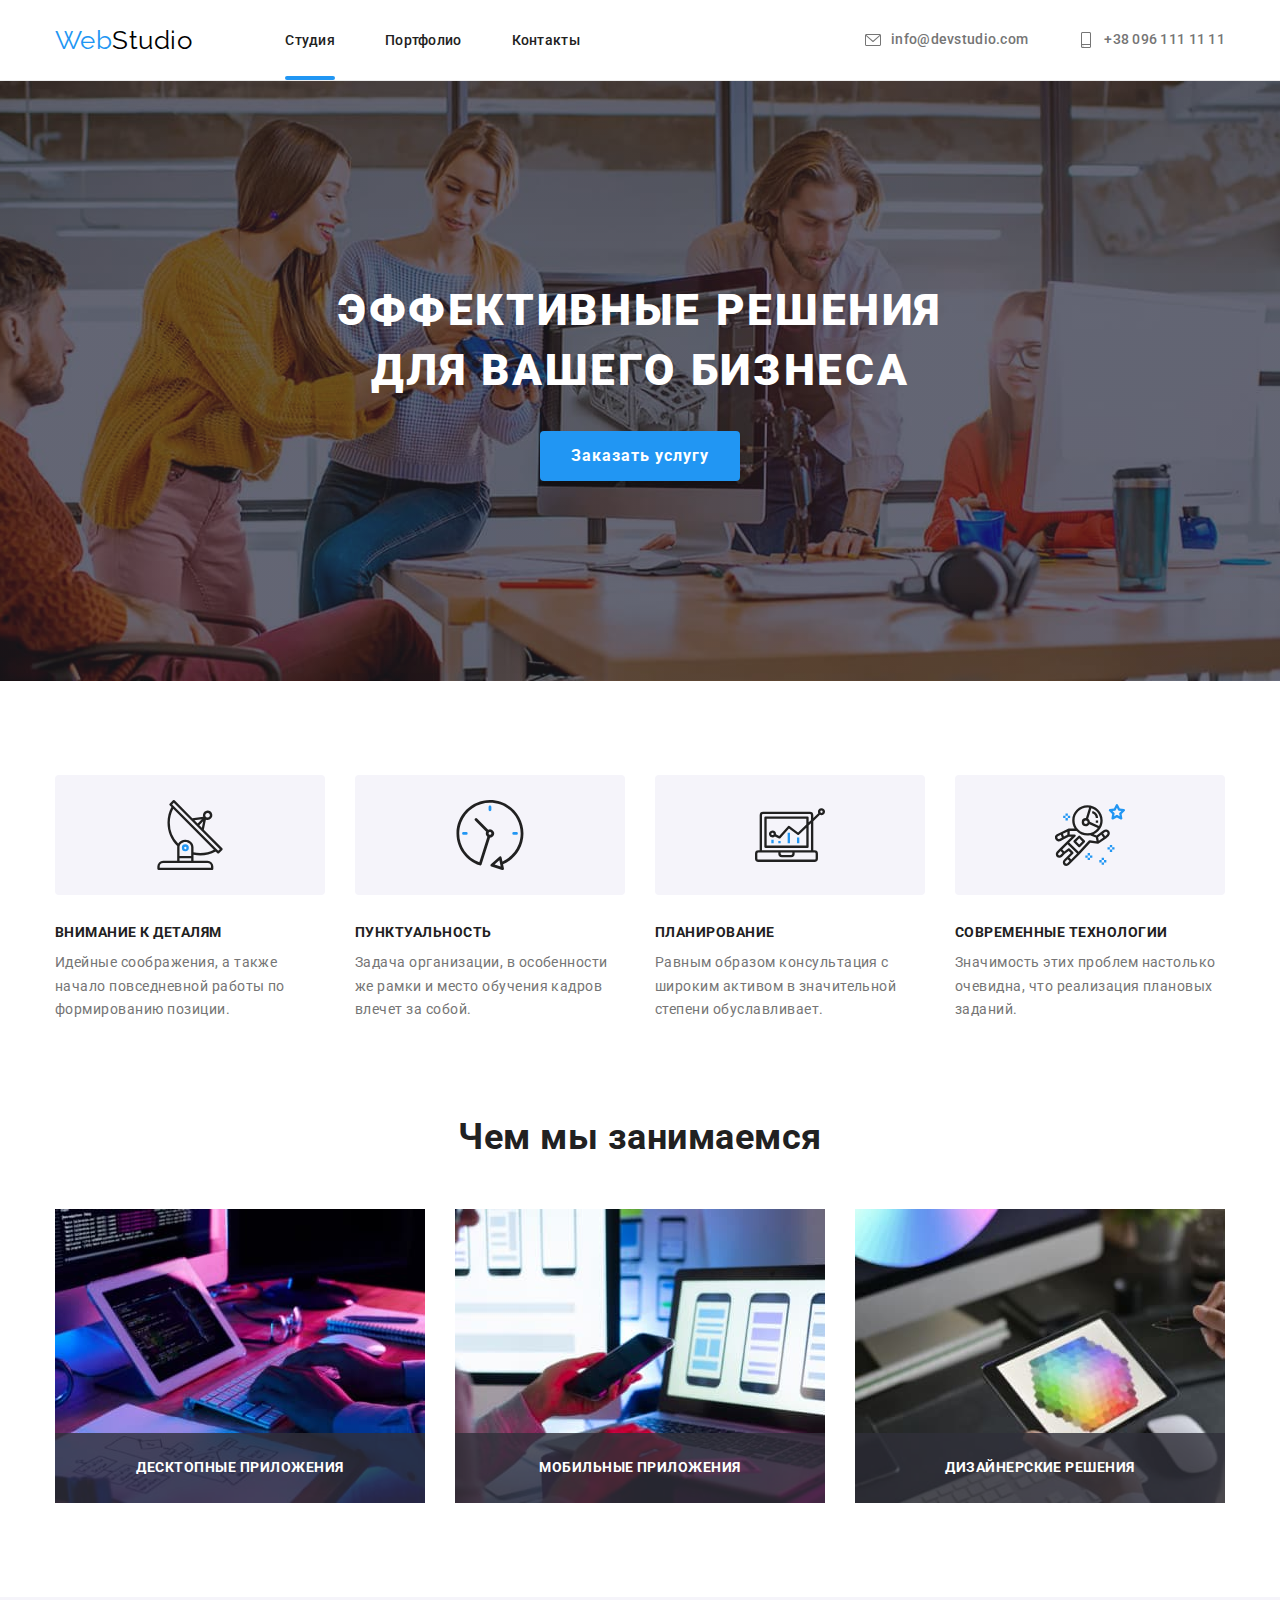
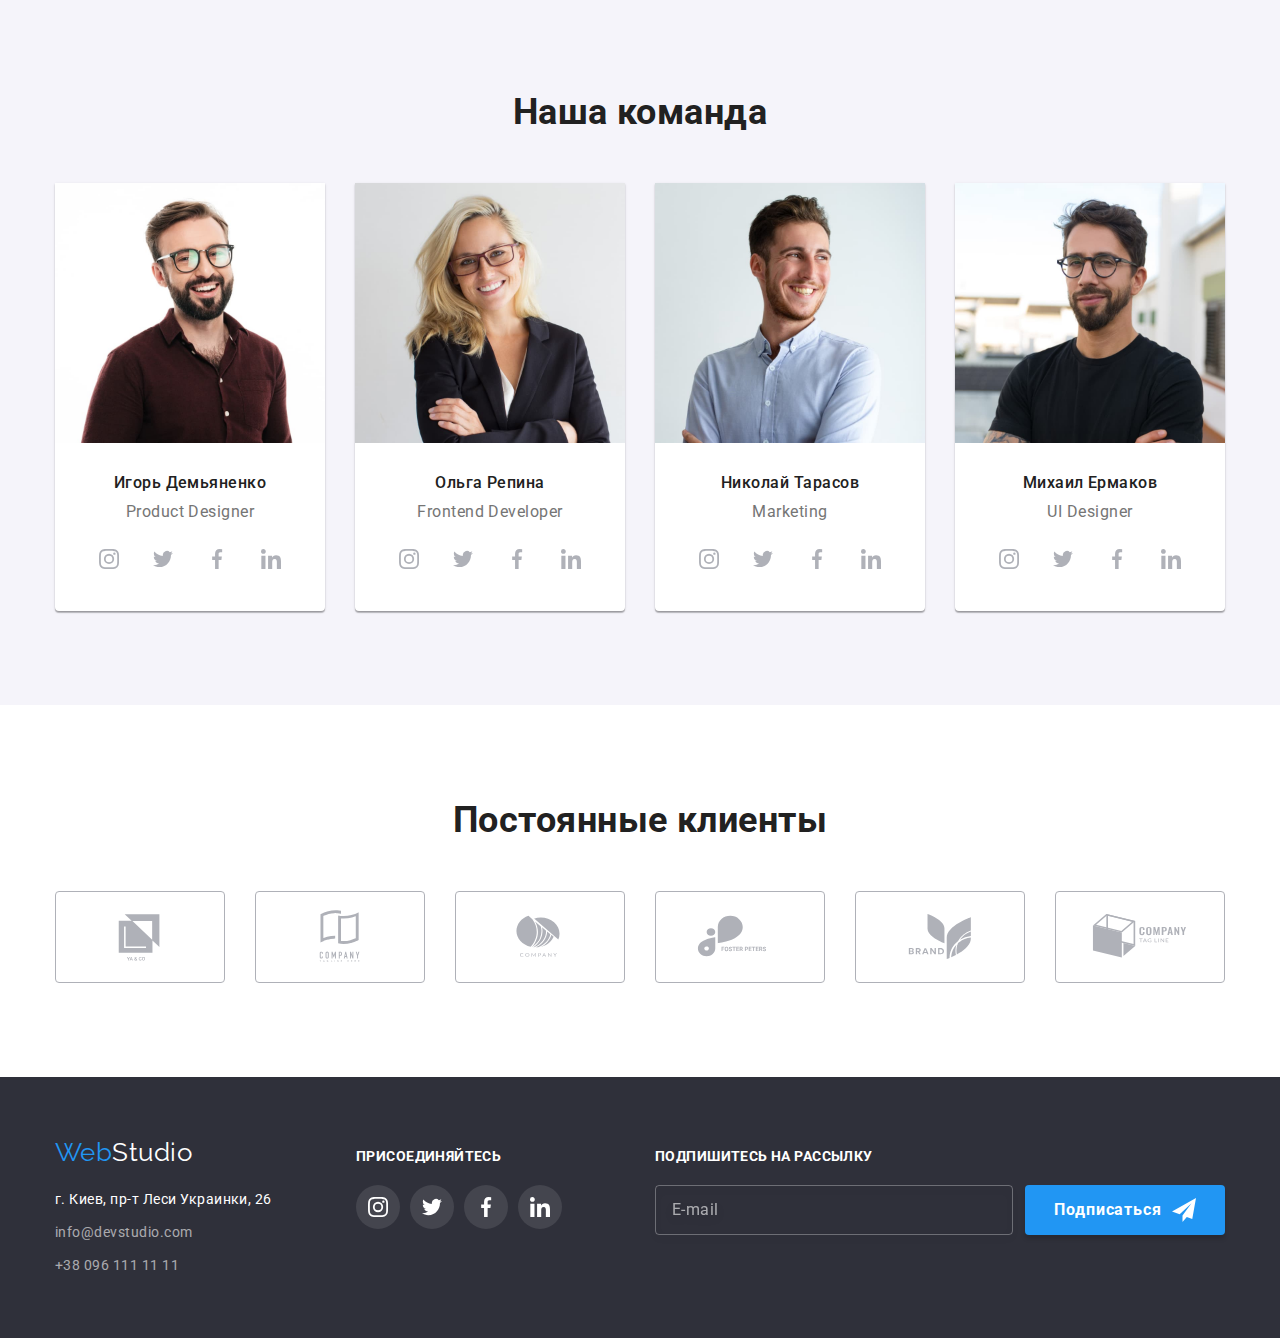
<file: index.html>
<!DOCTYPE html>
<html lang="ru">

<head>
    <meta charset="UTF-8">
    <meta http-equiv="X-UA-Compatible" content="IE=edge">
    <meta name="viewport" content="width=device-width, initial-scale=1.0">
    <title lang="en">Studio</title>
    <link
        href="https://fonts.googleapis.com/css2?family=Raleway:wght@700&family=Roboto:wght@400;500;700;900&display=swap"
        rel="stylesheet">
    <link rel="stylesheet"
        href="https://cdnjs.cloudflare.com/ajax/libs/modern-normalize/1.1.0/modern-normalize.min.css">
    <link rel="stylesheet" href="./css/main.min.css">
</head>

<body>
    <!--Шапка сайта-->
    <header class="header">
        <div class="container nav">
            <nav class="nav">
                <a lang="en" href="./index.html" class="logo link">Web<span
                        class="logo__text--color-dark">Studio</span></a>
                <ul class="site-nav lists">
                    <li class="site-nav__item"><a href="./index.html" class="site-nav__link link current">Студия</a>
                    </li>
                    <li class="site-nav__item"><a href="./portfolio.html" class="site-nav__link link">Портфолио</a></li>
                    <li class="site-nav__item"><a href="" class="site-nav__link link">Контакты</a></li>
                </ul>
            </nav>
            <ul class="auth-nav lists">
                <li class="auth-nav__item"><a href="mailto:info@devstudio.com" lang="en"
                        class="auth-nav__link link"><svg class="auth-nav__icon" width="16px" height="16px">
                            <use href="./images/icons.svg#icon-mail"></use>
                        </svg>info@devstudio.com</a></li>
                <li class="auth-nav__item"><a href="tel:+380961111111" class="auth-nav__link link"><svg
                            class="auth-nav__icon" width="16px" height="16px">
                            <use href="./images/icons.svg#icon-smartphone"></use>
                        </svg>+38 096 111 11 11</a></li>
            </ul>
        </div>
    </header>
    <!--Основная страница-->
    <main>
        <!--Герой-->
        <section class="hero">
            <div class="hero-overlay">
                <h1 class="hero-title">Эффективные решения для вашего бизнеса</h1>
                <button type="button" class="btn" data-modal-open>Заказать услугу</button>
            </div>
        </section>
        <!--Особенности-->
        <section class="section features">
            <div class="container">
                <ul class="features-list lists">
                    <li class="features-list__item">
                        <div class="features-list__icon"><svg width="70px" height="70px">
                                <use href="./images/icons.svg#icon-antenna"></use>
                            </svg></div>
                        <h3 class="features-list__title">Внимание к деталям</h3>
                        <p class="features-list__text">Идейные соображения, а также начало повседневной работы по
                            формированию
                            позиции.</p>
                    </li>
                    <li class="features-list__item">
                        <div class="features-list__icon"><svg width="70px" height="70px">
                                <use href="./images/icons.svg#icon-clock"></use>
                            </svg></div>
                        <h3 class="features-list__title">Пунктуальность</h3>
                        <p class="features-list__text">Задача организации, в особенности же рамки и место обучения
                            кадров
                            влечет
                            за собой.</p>
                    </li>
                    <li class="features-list__item">
                        <div class="features-list__icon"><svg width="70px" height="70px">
                                <use href="./images/icons.svg#icon-diagram"></use>
                            </svg></div>
                        <h3 class="features-list__title">Планирование</h3>
                        <p class="features-list__text">Равным образом консультация с широким активом в значительной
                            степени
                            обуславливает.</p>
                    </li>
                    <li class="features-list__item">
                        <div class="features-list__icon"><svg width="70px" height="70px">
                                <use href="./images/icons.svg#icon-astronaut"></use>
                            </svg></div>
                        <h3 class="features-list__title">Современные технологии</h3>
                        <p class="features-list__text">Значимость этих проблем настолько очевидна, что реализация
                            плановых
                            заданий.</p>
                    </li>
                </ul>
            </div>
        </section>
        <!--Чем мы занимаемся-->
        <section class="section">
            <div class="container">
                <h2 class="title">Чем мы занимаемся</h2>
                <ul class="about-list lists">
                    <li class="about-list__item">
                        <img src="./images/box1.jpg" alt="разработка приложений" width="370">
                        <p class="about-list__overlay">Десктопные приложения</p>
                    </li>
                    <li class="about-list__item">
                        <img src="./images/box2.jpg" alt="разработка макета сайта" width="370">
                        <p class="about-list__overlay">Мобильные приложения</p>
                    </li>
                    <li class="about-list__item">
                        <img src="./images/box3.jpg" alt="выбор оттенка из палитры цветов " width="370">
                        <p class="about-list__overlay">Дизайнерские решения</p>
                    </li>
                </ul>
            </div>
        </section>
        <!--Наша команда-->
        <section class="section section--second-color">
            <div class="container">
                <h2 class="title">Наша команда</h2>
                <ul class="team-list lists">
                    <li class="team-list__item">
                        <img src="./images/ihor.jpg" alt="мужчина с бородой в красной рубашке" width="270" height="260">
                        <div class="team-list__card">
                            <h3 class="team-list__title">Игорь Демьяненко</h3>
                            <p lang="en" class="team-list__text">Product Designer</p>
                            <ul class="social-list lists">
                                <li class="social-list__item">
                                    <a href="/" class="social-list__link"><svg class="social-list__icon" width="20"
                                            height="20">
                                            <use href="./images/icons.svg#icon-team_instagram"></use>
                                        </svg></a>
                                </li>
                                <li class="social-list__item"><a href="/" class="social-list__link"><svg
                                            class="social-list__icon" width="20" height="20">
                                            <use href="./images/icons.svg#icon-team_twitter"></use>
                                        </svg></a></li>
                                <li class="social-list__item"><a href="/" class="social-list__link"><svg
                                            class="social-list__icon" width="20" height="20">
                                            <use href="./images/icons.svg#icon-team_facebook"></use>
                                        </svg></a></li>
                                <li class="social-list__item"><a href="/" class="social-list__link"><svg
                                            class="social-list__icon" width="20" height="20">
                                            <use href="./images/icons.svg#icon-team_linkedin"></use>
                                        </svg></a></li>
                            </ul>
                        </div>
                    </li>
                    <li class="team-list__item">
                        <img src="./images/olga.jpg" alt="девушка в черном пиджаке" width="270" height="260">
                        <div class="team-list__card">
                            <h3 class="team-list__title">Ольга Репина</h3>
                            <p lang="en" class="team-list__text">Frontend Developer</p>
                            <ul class="social-list lists">
                                <li class="social-list__item">
                                    <a href="/" class="social-list__link"><svg class="social-list__icon" width="20px"
                                            height="20px">
                                            <use href="./images/icons.svg#icon-team_instagram"></use>
                                        </svg></a>
                                </li>
                                <li class="social-list__item"><a href="/" class="social-list__link"><svg
                                            class="social-list__icon" width="20px" height="20px">
                                            <use href="./images/icons.svg#icon-team_twitter"></use>
                                        </svg></a></li>
                                <li class="social-list__item"><a href="/" class="social-list__link"><svg
                                            class="social-list__icon" width="20px" height="20px">
                                            <use href="./images/icons.svg#icon-team_facebook"></use>
                                        </svg></a></li>
                                <li class="social-list__item"><a href="/" class="social-list__link"><svg
                                            class="social-list__icon" width="20px" height="20px">
                                            <use href="./images/icons.svg#icon-team_linkedin"></use>
                                        </svg></a></li>
                            </ul>
                        </div>
                    </li>
                    <li class="team-list__item">
                        <img src="./images/nikolay.jpg" alt="мужчина в голубой рубашке" width="270" height="260">
                        <div class="team-list__card">
                            <h3 class="team-list__title">Николай Тарасов</h3>
                            <p lang="en" class="team-list__text">Marketing</p>
                            <ul class="social-list lists">
                                <li class="social-list__item">
                                    <a href="/" class="social-list__link"><svg class="social-list__icon" width="20px"
                                            height="20px">
                                            <use href="./images/icons.svg#icon-team_instagram"></use>
                                        </svg></a>
                                </li>
                                <li class="social-list__item"><a href="/" class="social-list__link"><svg
                                            class="social-list__icon" width="20px" height="20px">
                                            <use href="./images/icons.svg#icon-team_twitter"></use>
                                        </svg></a></li>
                                <li class="social-list__item"><a href="/" class="social-list__link"><svg
                                            class="social-list__icon" width="20px" height="20px">
                                            <use href="./images/icons.svg#icon-team_facebook"></use>
                                        </svg></a></li>
                                <li class="social-list__item"><a href="/" class="social-list__link"><svg
                                            class="social-list__icon" width="20px" height="20px">
                                            <use href="./images/icons.svg#icon-team_linkedin"></use>
                                        </svg></a></li>
                            </ul>
                        </div>
                    </li>
                    <li class="team-list__item">
                        <img src="./images/mikola.jpg" alt="Мужчина с бородой в черной футболке" width="270"
                            height="260">
                        <div class="team-list__card">
                            <h3 class="team-list__title">Михаил Ермаков</h3>
                            <p lang="en" class="team-list__text">UI Designer</p>
                            <ul class="social-list lists">
                                <li class="social-list__item">
                                    <a href="/" class="social-list__link"><svg class="social-list__icon" width="20px"
                                            height="20px">
                                            <use href="./images/icons.svg#icon-team_instagram"></use>
                                        </svg></a>
                                </li>
                                <li class="social-list__item"><a href="/" class="social-list__link"><svg class="social-list__icon"
                                            width="20px" height="20px">
                                            <use href="./images/icons.svg#icon-team_twitter"></use>
                                        </svg></a></li>
                                <li class="social-list__item"><a href="/" class="social-list__link"><svg class="social-list__icon"
                                            width="20px" height="20px">
                                            <use href="./images/icons.svg#icon-team_facebook"></use>
                                        </svg></a></li>
                                <li class="social-list__item"><a href="/" class="social-list__link"><svg class="social-list__icon"
                                            width="20px" height="20px">
                                            <use href="./images/icons.svg#icon-team_linkedin"></use>
                                        </svg></a></li>
                            </ul>
                        </div>
                    </li>
                </ul>
            </div>
        </section>
        <!--Клиенты-->
        <section class="section">
            <div class="container">
                <h2 class="title">Постоянные клиенты</h2>
                <ul class="clients lists">
                    <li class="clients__item"><a href="/" class="clients__link"><svg class="clients__icon" width="106"
                                height="60px">
                                <use href="./images/icons.svg#icon-company_one"></use>
                            </svg></a></li>
                    <li class="clients__item"><a href="/" class="clients__link"><svg class="clients__icon" width="106"
                                height="60px">
                                <use href="./images/icons.svg#icon-company_two"></use>
                            </svg></a></li>
                    <li class="clients__item"><a href="/" class="clients__link"><svg class="clients__icon" width="106"
                                height="60px">
                                <use href="./images/icons.svg#icon-company_three"></use>
                            </svg></a></li>
                    <li class="clients__item"><a href="/" class="clients__link"><svg class="clients__icon" width="106"
                                height="60px">
                                <use href="./images/icons.svg#icon-company_four"></use>
                            </svg></a></li>
                    <li class="clients__item"><a href="/" class="clients__link"><svg class="clients__icon" width="106"
                                height="60px">
                                <use href="./images/icons.svg#icon-company_five"></use>
                            </svg></a></li>
                    <li class="clients__item"><a href="/" class="clients__link"><svg class="clients__icon" width="106"
                                height="60px">
                                <use href="./images/icons.svg#icon-company_six"></use>
                            </svg></a></li>
                </ul>
            </div>

        </section>

    </main>
    <!--Подвал-->
    <footer class="footer">
        <div class="container">
            <div class="container-address">
                <a lang="en" href="./index.html" class="logo link">Web<span
                        class="logo__text--color-light">Studio</span></a>
                <address class="address">
                    <p class="text">г. Киев, пр-т Леси Украинки, 26</p>
                    <ul class="address-list lists">
                        <li class="item"><a href="mailto:info@devstudio.com" lang="en"
                                class="link">info@devstudio.com</a>
                        </li>
                        <li class="item"><a href="tel:+380961111111" class="link">+38 096 111 11 11</a></li>
                    </ul>
                </address>
            </div>
            <div class="container-social">
                <p class="footer-social-text">присоединяйтесь</p>
                <ul class="footer-social-list lists">
                    <li class="footer-social-item"><a href="/" class="footer-social-link"><svg
                                class="footer-social-icon" width="20px" height="20px">
                                <use href="./images/icons.svg#icon-footer_instagram"></use>
                            </svg></a></li>
                    <li class="footer-social-item"><a href="/" class="footer-social-link"><svg
                                class="footer-social-icon" width="20px" height="20px">
                                <use href="./images/icons.svg#icon-footer_twitter"></use>
                            </svg></a></li>
                    <li class="footer-social-item"><a href="/" class="footer-social-link"><svg
                                class="footer-social-icon" width="20px" height="20px">
                                <use href="./images/icons.svg#icon-footer_facebook"></use>
                            </svg></a></li>
                    <li class="footer-social-item"><a href="/" class="footer-social-link"><svg
                                class="footer-social-icon" width="20px" height="20px">
                                <use href="./images/icons.svg#icon-footer_linkedin"></use>
                            </svg></a></li>
                </ul>
            </div>
            <div class="container-footer-form">
                <form class="footer-form">
                    <label for="email" class="footer-form-text">Подпишитесь на рассылку</label>
                    <input class="footer-form-input" id="email" type="email" name="footer-user-email"
                        placeholder="E-mail" required>
                    <button type="submit" class="btn">Подписаться<svg class="footer-form-icon" width="24" height="24">
                            <use href="./images/icons.svg#icon-icon-send"></use>
                        </svg></button>
                </form>
            </div>
        </div>
    </footer>
    <!-- Модальное окно -->
    <div class="backdrop is-hidden" data-modal>
        <div class="modal">
            <button class="close-button"><svg class="close-icon" width="18" height="18" data-modal-close>
                    <use href="./images/icons.svg#icon-close"></use>
                </svg></button>
            <p class="modal-title">Оставьте свои данные, мы вам перезвоним</p>
            <form class="modal-form">
                <div class="modal-field">
                    <label class="modal-label" for="user-name">Имя</label>
                    <div class="input-field">
                        <input class="modal-input" type="text" name="user-name" id="user-name" required>
                        <svg class="input-icon" width="18" height="18">
                            <use href="./images/icons.svg#icon-person"></use>
                        </svg>
                    </div>
                </div>
                <div class="modal-field">
                    <label class="modal-label" for="user-tel">Телефон</label>
                    <div class="input-field">
                        <input class="modal-input" type="tel" name="user-tel" id="user-tel" required>
                        <svg class="input-icon" width="18" height="18">
                            <use href="./images/icons.svg#icon-phone-black"></use>
                        </svg>
                    </div>
                </div>
                <div class="modal-field">
                    <label class="modal-label" for="user-email">Почта</label>
                    <div class="input-field">
                        <input class="modal-input" type="email" name="user-email" id="user-email" required>
                        <svg class="input-icon" width="18" height="18">
                            <use href="./images/icons.svg#icon-email-black"></use>
                        </svg>
                    </div>
                </div>
                <div class="modal-field comment">
                    <label class="modal-label" for="comment">Комментарий</label>
                    <textarea class="modal-textarea" name="comment" id="comment" placeholder="Введите текст"></textarea>
                </div>
                <div class="modal-field checkbox">
                    <input class="input-check visually-hidden" type="checkbox" name="policy" id="policy">
                    <label for="policy" class="check-text"><span><svg class="icon-check" width="16" height="15">
                                <use href="./images/icons.svg#icon-check"></use>
                            </svg>
                            <svg class="icon-checked" width="16" height="15">
                                <use href="./images/icons.svg#icon-checked"></use>
                            </svg></span> Соглашаюсь с рассылкой и принимаю &nbsp;<a href="/">Условия
                            договора</a></label>
                </div>

                <button type="submit" class="btn">Отправить</button>
            </form>

        </div>

    </div>
    <script src="./modal.js"></script>
</body>

</html>
</file>
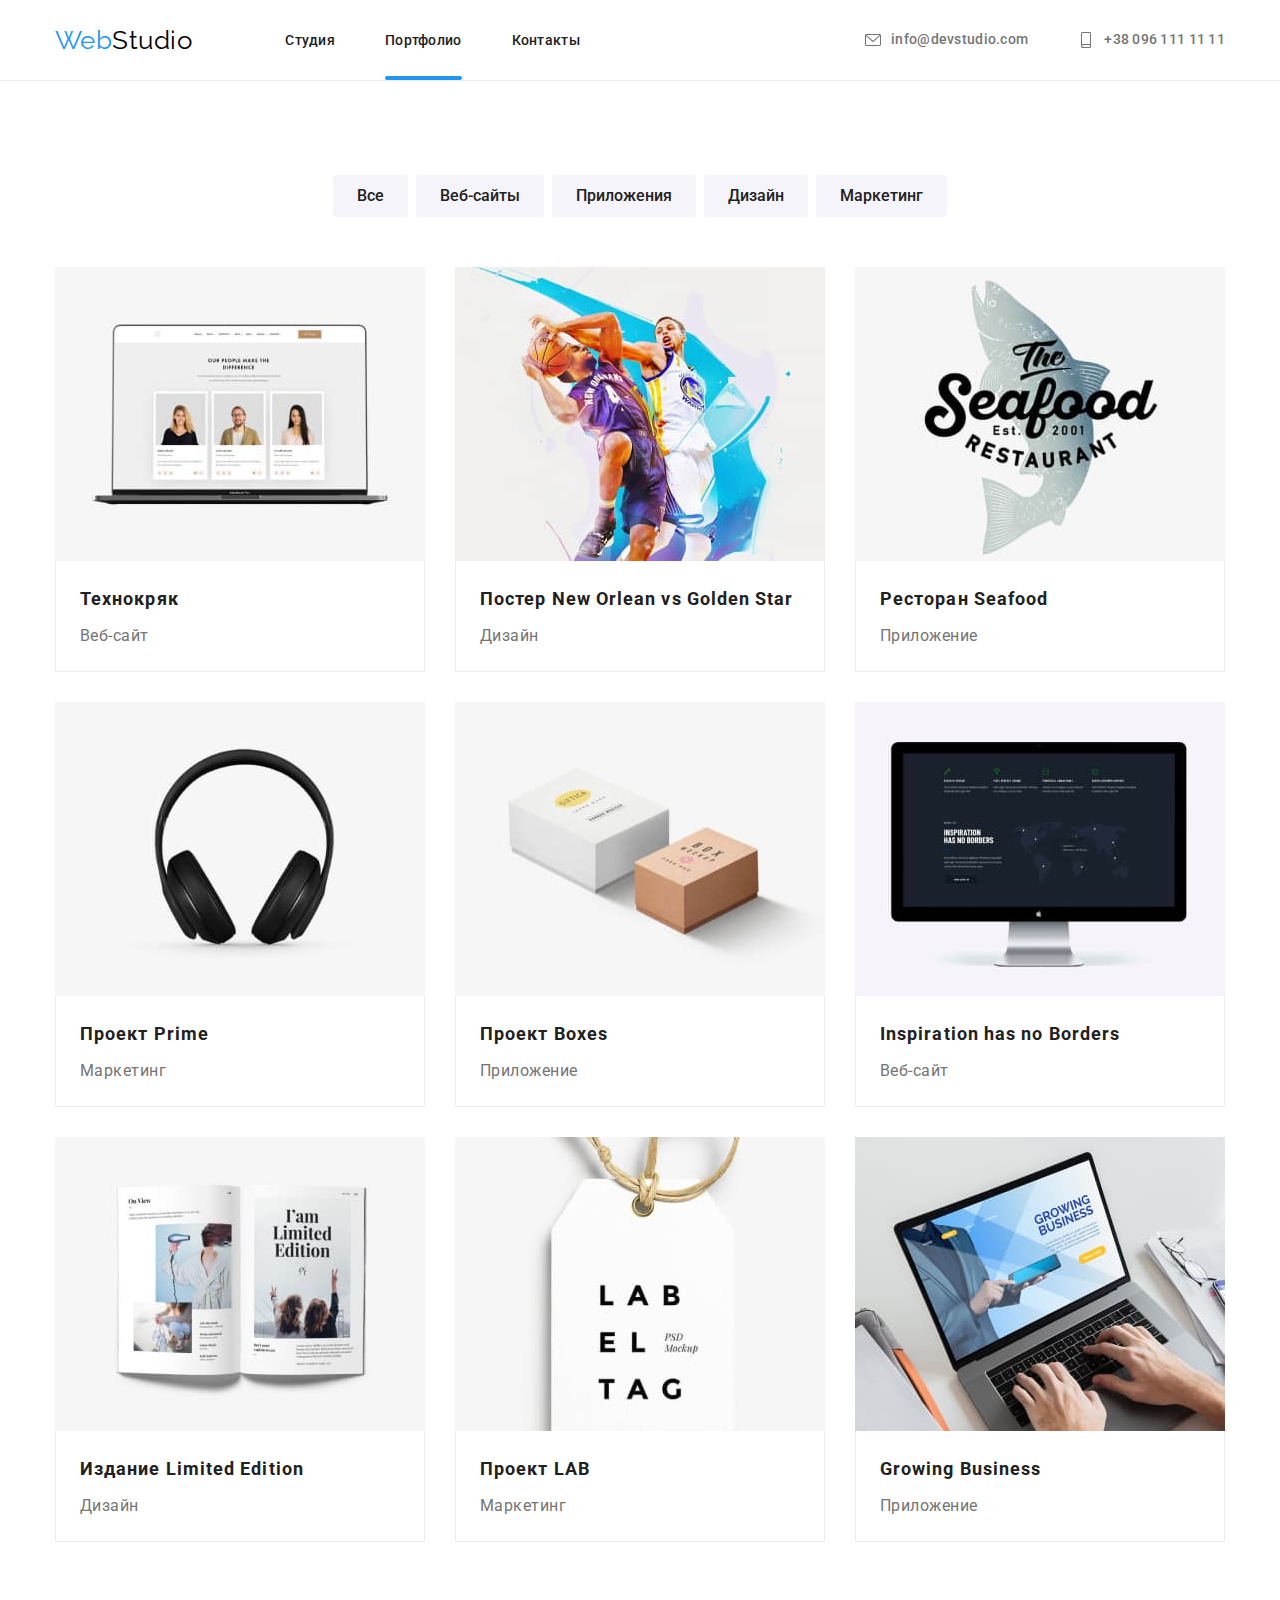
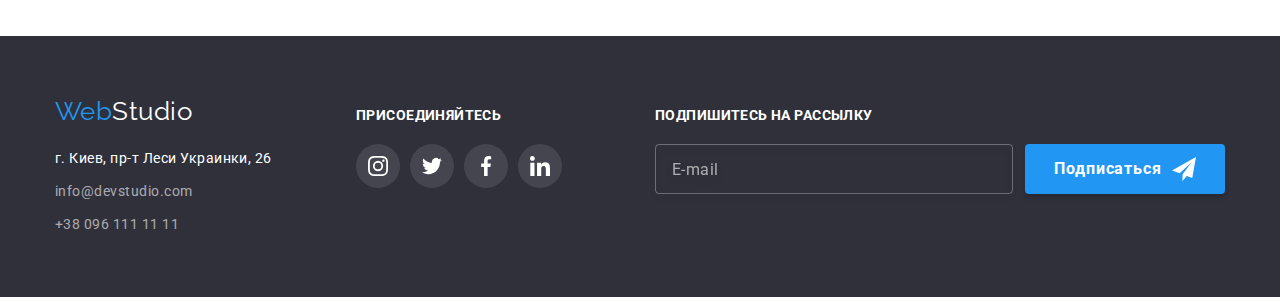
<file: portfolio.html>
<!DOCTYPE html>
<html lang="ru">

<head>
    <meta charset="UTF-8">
    <meta http-equiv="X-UA-Compatible" content="IE=edge">
    <meta name="viewport" content="width=device-width, initial-scale=1.0">
    <title lang="en">Portfolio</title>
    <link
        href="https://fonts.googleapis.com/css2?family=Raleway:wght@700&family=Roboto:wght@400;500;700;900&display=swap"
        rel="stylesheet">
    <link rel="stylesheet"
        href="https://cdnjs.cloudflare.com/ajax/libs/modern-normalize/1.1.0/modern-normalize.min.css">
    <link rel="stylesheet" href="./css/main.min.css">
</head>

<body>
    <!--Шапка сайта-->
    <header class="header">
        <div class="container nav">
            <nav class="nav">
                <a lang="en" href="./index.html" class="logo link">Web<span class="logo__text--color-dark">Studio</span></a>
                <ul class="site-nav lists">
                    <li class="site-nav__item"><a href="./index.html" class="site-nav__link link">Студия</a>
                    </li>
                    <li class="site-nav__item"><a href="./portfolio.html" class="site-nav__link link current">Портфолио</a></li>
                    <li class="site-nav__item"><a href="" class="site-nav__link link">Контакты</a></li>
                </ul>
            </nav>
            <ul class="auth-nav lists">
                <li class="auth-nav__item"><a href="mailto:info@devstudio.com" lang="en" class="auth-nav__link link"><svg
                            class="auth-nav__icon" width="16px" height="16px">
                            <use href="./images/icons.svg#icon-mail"></use>
                        </svg>info@devstudio.com</a></li>
                <li class="auth-nav__item"><a href="tel:+380961111111" class="auth-nav__link link"><svg
                            class="auth-nav__icon" width="16px" height="16px">
                            <use href="./images/icons.svg#icon-smartphone"></use>
                        </svg>+38 096 111 11 11</a></li>
            </ul>
        </div>
    </header>
    <!--Основная страница-->
    <main>
        <section class="section">
            <div class="container">
                <!--Тег h1 скрыт стилями-->
                <h1 class="visually-hidden">Портфолио</h1>
                <!--Тег h2 будет скрыт стилями-->
                <h2 class="visually-hidden">Наши проэкты</h2>
                <!--Навигация-->
                <ul class="filter lists">
                    <li class="filter_item"><button type="button" class="filter-btns">Все</button></li>
                    <li class="filter_item"><button type="button" class="filter-btns">Веб-сайты</button></li>
                    <li class="filter_item"><button type="button" class="filter-btns">Приложения</button></li>
                    <li class="filter_item"><button type="button" class="filter-btns">Дизайн</button></li>
                    <li class="filter_item"><button type="button" class="filter-btns">Маркетинг</button></li>
                </ul>
                <!--Карточки-->
                <ul class="cards lists">
                    <li class="item">
                        <div class="cards-image">
                            <img src="./images/laptop1.jpg" alt="веб-сайт на ноутбуке" width="370" height="294">
                            <p class="cards-overlay">Ресурс предлагает комплексные предложения с разным уровнем
                                функционала и сервисов. Все это позволит посетителю получить
                                исчерпывающие сведения о компании или частном лице.</p>
                        </div>
                        <div class="cards-text-box">
                            <h3 class="cards-tittle">Технокряк</h3>
                            <p class="cards-text">Веб-сайт</p>
                        </div>
                    </li>
                    <li class="item">
                        <div class="cards-image">
                            <img src="./images/bascketball2.jpg" alt="постер о баскеболе" width="370" height="294">
                            <p class="cards-overlay">Ресурс предлагает комплексные предложения с разным уровнем
                                функционала и сервисов. Все это позволит посетителю получить
                                исчерпывающие сведения о компании или частном лице.</p>
                        </div>
                        <div class="cards-text-box">
                            <h3 class="cards-tittle">Постер New Orlean vs Golden Star</h3>
                            <p class="cards-text">Дизайн</p>
                        </div>
                    </li>
                    <li class="item">
                        <div class="cards-image">
                            <img src="./images/seafood3.jpg" alt="реклама морсокого ресторана с рыбой на заднем фоне"
                                width="370" height="294">
                            <p class="cards-overlay">Ресурс предлагает комплексные предложения с разным уровнем
                                функционала и сервисов. Все это позволит посетителю получить
                                исчерпывающие сведения о компании или частном лице.</p>
                        </div>
                        <div class="cards-text-box">
                            <h3 class="cards-tittle">Ресторан Seafood</h3>
                            <p class="cards-text">Приложение</p>
                        </div>
                    </li>
                    <li class="item">
                        <div class="cards-image">
                            <img src="./images/headphones4.jpg" alt="студийные наушники" width="370" height="294">
                            <p class="cards-overlay">Ресурс предлагает комплексные предложения с разным уровнем
                                функционала и сервисов. Все это позволит посетителю получить
                                исчерпывающие сведения о компании или частном лице.</p>
                        </div>
                        <div class="cards-text-box">
                            <h3 class="cards-tittle">Проект Prime</h3>
                            <p class="cards-text">Маркетинг</p>
                        </div>
                    </li>
                    <li class="item">
                        <div class="cards-image">
                            <img src="./images/boxes5.jpg" alt="две коробки" width="370" height="294">
                            <p class="cards-overlay">Ресурс предлагает комплексные предложения с разным уровнем
                                функционала и сервисов. Все это позволит посетителю получить
                                исчерпывающие сведения о компании или частном лице.</p>
                        </div>
                        <div class="cards-text-box">
                            <h3 class="cards-tittle">Проект Boxes</h3>
                            <p class="cards-text">Приложение</p>
                        </div>
                    </li>
                    <li class="item">
                        <div class="cards-image">
                            <img src="./images/laptop6.jpg" alt="монитор и открый веб-сайт" width="370" height="294">
                            <p class="cards-overlay">Ресурс предлагает комплексные предложения с разным уровнем
                                функционала и сервисов. Все это позволит посетителю получить
                                исчерпывающие сведения о компании или частном лице.</p>
                        </div>
                        <div class="cards-text-box">
                            <h3 lang="en" class="cards-tittle">Inspiration has no Borders</h3>
                            <p class="cards-text">Веб-сайт</p>
                        </div>
                    </li>
                    <li class="item">
                        <div class="cards-image">
                            <img src="./images/edition7.jpg" alt="раскрытая книга" width="370" height="294">
                            <p class="cards-overlay">Ресурс предлагает комплексные предложения с разным уровнем
                                функционала и сервисов. Все это позволит посетителю получить
                                исчерпывающие сведения о компании или частном лице.</p>
                        </div>
                        <div class="cards-text-box">
                            <h3 class="cards-tittle">Издание Limited Edition</h3>
                            <p class="cards-text">Дизайн</p>
                        </div>
                    </li>
                    <li class="item">
                        <div class="cards-image">
                            <img src="./images/labb8.jpg" alt="бирка на веревке с надписью" width="370" height="294">
                            <p class="cards-overlay">Ресурс предлагает комплексные предложения с разным уровнем
                                функционала и сервисов. Все это позволит посетителю получить
                                исчерпывающие сведения о компании или частном лице.</p>
                        </div>
                        <div class="cards-text-box">
                            <h3 class="cards-tittle">Проект LAB</h3>
                            <p class="cards-text">Маркетинг</p>
                        </div>
                    </li>
                    <li class="item">
                        <div class="cards-image">
                            <img src="./images/business9.jpg" alt="мужчина набирает текст на ноутбуке" width="370"
                                height="294">
                            <p class="cards-overlay">Ресурс предлагает комплексные предложения с разным уровнем
                                функционала и сервисов. Все это позволит посетителю получить
                                исчерпывающие сведения о компании или частном лице.</p>
                        </div>
                        <div class="cards-text-box">
                            <h3 lang="en" class="cards-tittle">Growing Business</h3>
                            <p class="cards-text">Приложение</p>
                        </div>
                    </li>
                </ul>
            </div>

        </section>
    </main>
    <!--Подвал-->
    <footer class="footer">
        <div class="container">
            <div class="container-address">
                <a lang="en" href="./index.html" class="logo link">Web<span
                        class="logo__text--color-light">Studio</span></a>
                <address class="address">
                    <p class="text">г. Киев, пр-т Леси Украинки, 26</p>
                    <ul class="address-list lists">
                        <li class="item"><a href="mailto:info@devstudio.com" lang="en" class="link">info@devstudio.com</a>
                        </li>
                        <li class="item"><a href="tel:+380961111111" class="link">+38 096 111 11 11</a></li>
                    </ul>
                </address>
            </div>
            <div class="container-social">
                <p class="footer-social-text">присоединяйтесь</p>
                <ul class="footer-social-list lists">
                    <li class="footer-social-item"><a href="/" class="footer-social-link"><svg class="footer-social-icon"
                                width="20px" height="20px">
                                <use href="./images/icons.svg#icon-footer_instagram"></use>
                            </svg></a></li>
                    <li class="footer-social-item"><a href="/" class="footer-social-link"><svg class="footer-social-icon"
                                width="20px" height="20px">
                                <use href="./images/icons.svg#icon-footer_twitter"></use>
                            </svg></a></li>
                    <li class="footer-social-item"><a href="/" class="footer-social-link"><svg class="footer-social-icon"
                                width="20px" height="20px">
                                <use href="./images/icons.svg#icon-footer_facebook"></use>
                            </svg></a></li>
                    <li class="footer-social-item"><a href="/" class="footer-social-link"><svg class="footer-social-icon"
                                width="20px" height="20px">
                                <use href="./images/icons.svg#icon-footer_linkedin"></use>
                            </svg></a></li>
                </ul>
            </div>
            <div class="container-footer-form">
                <form class="footer-form">
                    <label for="email" class="footer-form-text">Подпишитесь на рассылку</label>
                    <input class="footer-form-input" id="email" type="email" name="footer-user-email" placeholder="E-mail"
                        required>
                    <button type="submit" class="btn">Подписаться<svg class="footer-form-icon" width="24" height="24">
                            <use href="./images/icons.svg#icon-icon-send"></use>
                        </svg></button>
                </form>
            </div>
        </div>
    </footer>
</body>

</html>
</file>
<file: css/main.min.css>
:root{--primary-text-color: #757575;--title-text-color: #212121;--accent-color: #2196f3;--white-color: #ffffff;--black-color: #000000;--bg-color: #ffffff;--modal-bg-color: #ffffff;--hero-bg-color: #2f303a;--section-second-color: #f5f4fa;--address-link-color: rgba(255, 255, 255, 0.6)}h1,h2,h3,h4,h5,h6,p{margin:0}ul{padding:0;margin:0}img{display:block;max-width:100%}body{font-family:"Roboto",sans-serif;letter-spacing:.03em;background-color:var(--bg-color);color:var(--primary-text-color)}.lists{list-style:none}.link{text-decoration:none}.visually-hidden{position:absolute;width:1px;height:1px;margin:-1px;border:0;padding:0;white-space:nowrap;clip-path:inset(100%);clip:rect(0 0 0 0);overflow:hidden;opacity:0}.container{margin-left:auto;margin-right:auto;padding:0 15px;width:1200px}.section{padding-top:94px;padding-bottom:94px}.section--second-color{background-color:var(--section-second-color)}.logo{display:block;font-family:Raleway,sans-serif;font-size:26px;line-height:1.19;color:var(--accent-color)}.logo__text--color-dark{color:var(--black-color)}.logo__text--color-light{color:var(--white-color)}.current{position:relative;color:var(--accent-color)}.current::after{content:"";position:absolute;bottom:0;left:0;width:100%;height:4px;background-color:var(--accent-color);border-radius:2px}.title{margin-bottom:50px;font-weight:700;font-size:36px;line-height:1.17;text-align:center;color:var(--title-text-color)}.btn{display:flex;align-items:center;justify-content:center;height:50px;padding:0;margin:0 auto;min-width:200px;border-radius:4px;border-color:rgba(0,0,0,0);font-family:inherit;font-weight:700;font-size:16px;line-height:1.88;letter-spacing:.06em;background-color:var(--accent-color);color:var(--white-color);cursor:pointer;box-shadow:0px 4px 4px rgba(0,0,0,.15);transition:background-color 250ms cubic-bezier(0.4, 0, 0.2, 1)}.btn:hover,.btn:focus{background-color:#188ce8}.filter-btns{padding:6px 22px;border-radius:4px;border-color:rgba(0,0,0,0);font-family:Roboto,sans-serif;font-weight:500;font-size:16px;line-height:1.62;background-color:var(--section-second-color);color:var(--title-text-color);transition:background-color 250ms cubic-bezier(0.4, 0, 0.2, 1),box-shadow 250ms cubic-bezier(0.4, 0, 0.2, 1)}.filter-btns:hover,.filter-btns:focus{background-color:var(--accent-color);color:var(--white-color);box-shadow:0px 3px 1px rgba(0,0,0,.1),0px 1px 2px rgba(0,0,0,.08),0px 2px 2px rgba(0,0,0,.12);cursor:pointer}.backdrop{position:fixed;top:0;left:0;width:100%;height:100%;z-index:1;background-color:rgba(0,0,0,.2);transition:opacity 250ms cubic-bezier(0.4, 0, 0.2, 1),visibility 250ms cubic-bezier(0.4, 0, 0.2, 1)}.backdrop.is-hidden{visibility:hidden;opacity:0;pointer-events:none}.modal{position:absolute;top:50%;left:50%;transform:translate(-50%, -50%);min-width:528px;min-height:581px;padding:40px;background-color:var(--modal-bg-color);box-shadow:0px 1px 3px rgba(0,0,0,.12),0px 1px 1px rgba(0,0,0,.14),0px 2px 1px rgba(0,0,0,.2);border-radius:4px;transition:transform 250ms cubic-bezier(0.4, 0, 0.2, 1)}.backdrop.is-hidden .modal{transform:translate(500px, 500px)}.close-button{position:absolute;top:8px;right:8px;display:flex;justify-content:center;align-items:center;width:30px;height:30px;border-radius:50%;background:#fff;border:1px solid rgba(0,0,0,.1);cursor:pointer;transition:fill 250ms cubic-bezier(0.4, 0, 0.2, 1)}.close-button:hover{fill:var(--accent-color)}.modal-title{margin-bottom:12px;font-weight:700;font-size:20px;line-height:1.15;text-align:center;color:var(--title-text-color)}.modal-field{margin-bottom:10px}.modal-field.comment{margin-bottom:20px}.modal-label{display:block;margin-bottom:4px;font-size:12px;line-height:1.17;letter-spacing:.01em}.input-field{position:relative}.modal-input{padding-left:42px;width:100%;height:40px;border:1px solid rgba(33,33,33,.2);border-radius:4px;background-color:rgba(0,0,0,0);outline:rgba(0,0,0,0);transition:border-color 250ms cubic-bezier(0.4, 0, 0.2, 1)}.modal-input:focus{border-color:var(--accent-color)}.input-icon{position:absolute;top:50%;left:12px;transform:translateY(-50%);transition:fill 250ms cubic-bezier(0.4, 0, 0.2, 1)}.modal-input:focus+.input-icon{fill:var(--accent-color)}.modal-textarea{padding:12px 16px;width:100%;height:120px;resize:none;border:1px solid rgba(33,33,33,.2);border-radius:4px;outline:rgba(0,0,0,0);transition:border-color 250ms cubic-bezier(0.4, 0, 0.2, 1)}.modal-textarea:focus{border-color:var(--accent-color)}.modal-textarea::placeholder{font-weight:400;font-size:12px;line-height:1.17;letter-spacing:.01em;color:rgba(117,117,117,.5)}.modal-field.checkbox{margin-bottom:30px}.check-text{font-size:14px;line-height:1.71;display:flex;align-items:center;justify-content:center}.check-text a{color:var(--accent-color)}.check-text span{position:relative;margin-right:8px}.icon-check{display:block;transition:opacity 250ms cubic-bezier(0.4, 0, 0.2, 1)}.input-check:checked+.check-text .icon-check{opacity:0}.icon-checked{display:block;position:absolute;top:0;left:0;opacity:0;transition:opacity 250ms cubic-bezier(0.4, 0, 0.2, 1)}.input-check:checked+.check-text .icon-checked{opacity:1}.header{border-bottom:1px solid #ececec}.nav{display:flex;align-items:center}.site-nav{display:flex;margin-left:93px}.site-nav__link{padding-top:32px;padding-bottom:32px;font-weight:500;font-size:14px;line-height:1.14;letter-spacing:.02em;color:var(--title-text-color);transition:color 250ms cubic-bezier(0.4, 0, 0.2, 1)}.site-nav__link:hover,.site-nav__link:focus{color:var(--accent-color)}.site-nav__item+.site-nav__item,.auth-nav__item+.auth-nav__item{margin-left:50px}.auth-nav{display:flex;margin-left:auto}.auth-nav__link{display:flex;padding-top:32px;padding-bottom:32px;font-weight:500;font-size:14px;line-height:1.14;letter-spacing:.02em;color:var(--primary-text-color);transition:color 250ms cubic-bezier(0.4, 0, 0.2, 1)}.auth-nav__link:hover,.auth-nav__link:focus{color:var(--accent-color)}.auth-nav__icon{fill:currentColor;margin-right:10px}.hero-overlay{padding-top:200px;padding-bottom:200px;margin-left:auto;margin-right:auto;text-align:center;max-width:1600px;background-color:var(--hero-bg-color);background-image:linear-gradient(to right, rgba(47, 48, 58, 0.4), rgba(47, 48, 58, 0.4)),url("../images/hero.jpg");background-position:center;background-size:cover}.hero-title{margin:0 auto;width:696px;margin-bottom:30px;font-weight:900;font-size:44px;line-height:1.36;letter-spacing:.06em;text-transform:uppercase;color:var(--white-color)}.section.features{padding-bottom:0}.features-list{display:flex}.features-list__icon{display:flex;justify-content:center;align-items:center;margin-bottom:30px;width:270px;height:120px;background-color:var(--section-second-color);border-radius:4px}.features-list__item{width:270px;margin-right:30px}.features-list__item:last-child{margin-right:0}.features-list__title{margin-bottom:10px;font-weight:700;font-size:14px;line-height:1.14;text-transform:uppercase;color:var(--title-text-color)}.features-list__text{font-size:14px;line-height:1.71}.about-list{display:flex;justify-content:space-between}.about-list__item{position:relative}.about-list__overlay{position:absolute;bottom:0;width:100%;height:70px;display:flex;justify-content:center;align-items:center;font-weight:700;font-size:14px;line-height:1.14;text-transform:uppercase;color:var(--white-color);background-color:rgba(47,48,58,.8)}.team-list{display:flex;justify-content:space-between}.team-list__item{text-align:center;background-color:var(--bg-color);box-shadow:0px 1px 3px rgba(0,0,0,.12),0px 1px 1px rgba(0,0,0,.14),0px 2px 1px rgba(0,0,0,.2);border-radius:0px 0px 4px 4px}.team-list__card{padding-top:30px;padding-bottom:30px}.team-list__title{padding-bottom:10px;font-weight:500;font-size:16px;line-height:1.19;color:var(--title-text-color)}.team-list__text{font-size:16px;line-height:1.19}.social-list{display:flex;margin-top:16px;justify-content:center}.social-list__item{width:44px;height:44px}.social-list__item+.social-list__item{margin-left:10px}.social-list__link{width:100%;height:100%;background-color:var(--white-color);display:flex;align-items:center;justify-content:center;border-radius:50%;transition:background-color 250ms cubic-bezier(0.4, 0, 0.2, 1)}.social-list__link:hover,.social-list__link:focus{background-color:var(--accent-color)}.social-list__icon{fill:#afb1b8;transition:fill 250ms cubic-bezier(0.4, 0, 0.2, 1)}.social-list__link:hover .social-list__icon,.social-list__link:focus .social-list__icon{fill:var(--white-color)}.clients{display:flex;justify-content:center}.clients__item{width:170px;height:92px}.clients__item+.clients__item{margin-left:30px}.clients__link{width:100%;height:100%;display:flex;justify-content:center;align-items:center;border:1px solid #afb1b8;border-radius:4px;transition:border 250ms cubic-bezier(0.4, 0, 0.2, 1)}.clients__link:hover,.clients__link:focus{border:1px solid var(--accent-color)}.clients__icon{fill:#afb1b8;transition:fill 250ms cubic-bezier(0.4, 0, 0.2, 1)}.clients__link:hover .clients__icon,.clients__link:focus .clients__icon{fill:var(--accent-color)}.footer{padding-top:60px;padding-bottom:60px;background-color:var(--hero-bg-color)}.address{display:block;width:231px;margin-top:20px}.address .text{font-size:14px;line-height:1.71;font-style:normal;color:var(--white-color)}.address-list .link{font-style:normal;font-size:14px;line-height:1.71;color:var(--address-link-color)}.address-list>.item{padding-top:9px}.footer .container{display:flex;align-items:baseline}.container-address{width:231px}.container-social{width:206px;margin-left:70px;align-items:flex-start}.footer-social-text,.footer-form-text{display:block;margin-bottom:20px;font-weight:700;font-size:14px;line-height:1.14;letter-spacing:.03em;text-transform:uppercase;color:var(--white-color)}.footer-social-list{display:flex;justify-content:center}.footer-social-item{width:44px;height:44px}.footer-social-item+.footer-social-item{margin-left:10px}.footer-social-link{width:100%;height:100%;display:flex;justify-content:center;align-items:center;background-color:rgba(255,255,255,.1);border-radius:50%;transition:background-color 250ms cubic-bezier(0.4, 0, 0.2, 1)}.footer-social-link:hover,.footer-social-link:focus{background-color:var(--accent-color)}.footer-social-icon{fill:var(--white-color)}.container-footer-form{width:570px;margin-left:93px}.footer-form{display:flex;flex-wrap:wrap;align-content:center}.footer-form-input{min-width:358px;height:50px;padding-left:16px;margin-right:12px;font-size:16px;line-height:1.25;letter-spacing:.03em;color:rgba(255,255,255,.6);background-color:rgba(0,0,0,0);border:1px solid rgba(255,255,255,.3);filter:drop-shadow(0px 4px 4px rgba(0, 0, 0, 0.15));border-radius:4px}.footer-form-input::placeholder{font-size:16px;line-height:1.25;letter-spacing:.03em;color:rgba(255,255,255,.6)}.footer-form-icon{margin-left:10px}.filter{display:flex;justify-content:center;margin-bottom:50px}.filter_item{margin-left:8px}.filter_item:first-child{margin-left:0}.cards{display:flex;flex-wrap:wrap;margin-left:-30px;margin-bottom:-30px}.cards>.item{max-width:370px;margin-left:30px;margin-bottom:30px;transition:box-shadow 250ms cubic-bezier(0.4, 0, 0.2, 1)}.cards>.item:hover{box-shadow:0px 1px 1px rgba(0,0,0,.12),0px 4px 4px rgba(0,0,0,.06),1px 4px 6px rgba(0,0,0,.16);cursor:pointer}.cards-text-box{padding:20px 24px;border:1px solid #eee;border-top:none}.cards-tittle{margin-bottom:4px;font-weight:700;font-size:18px;line-height:2;letter-spacing:.06em;color:var(--title-text-color)}.cards-text{font-size:16px;line-height:1.88}.cards-image{position:relative;overflow:hidden}.cards-overlay{position:absolute;top:0;width:100%;height:100%;padding:63px 24px;font-size:18px;line-height:1.56;color:var(--white-color);background-color:rgba(33,150,243,.9);transform:translateY(100%);transition:transform 250ms cubic-bezier(0.4, 0, 0.2, 1)}.cards>.item:hover .cards-overlay{transform:translateY(0)}/*# sourceMappingURL=main.min.css.map */
</file>
